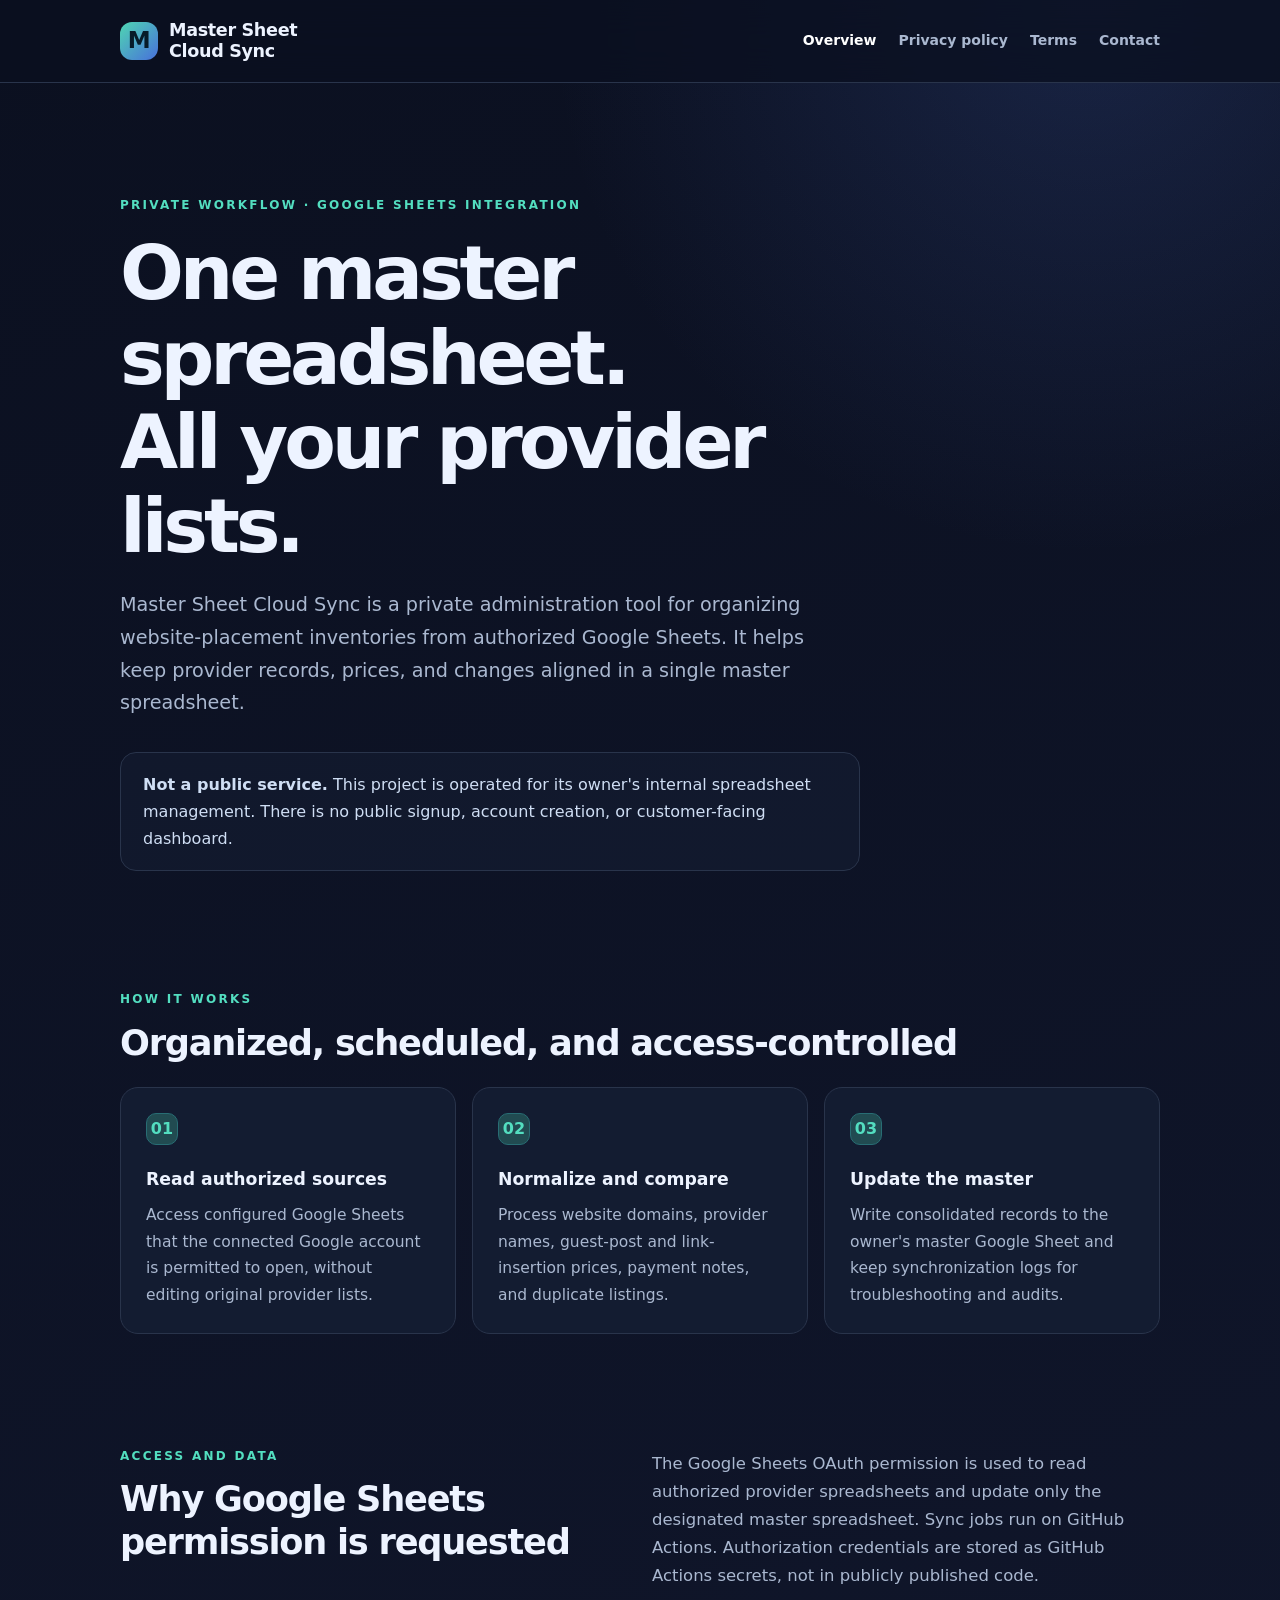
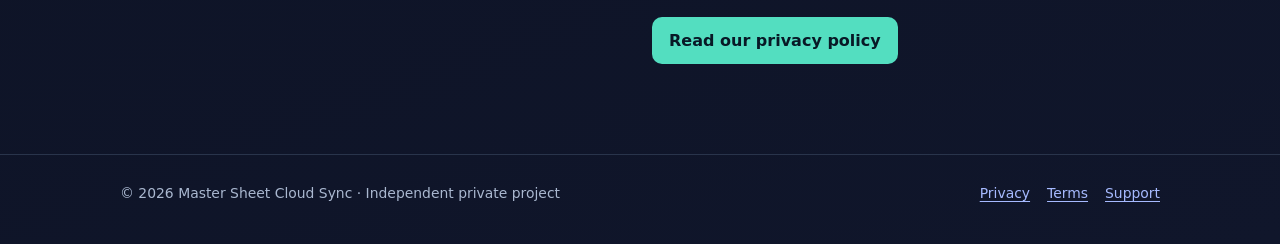
<file: index.html>
<!doctype html>
<html lang="en"><head>
<meta charset="utf-8"><meta name="viewport" content="width=device-width,initial-scale=1">
<title>Master Sheet Cloud Sync — Private spreadsheet synchronization</title>
<meta name="description" content="Master Sheet Cloud Sync consolidates authorized Google Sheets provider inventories into a private master spreadsheet with price comparison and scheduled updates.">
<link rel="stylesheet" href="styles.css"></head>
<body>
<header class="header"><div class="wrap nav"><a class="brand" href="./"><span class="mark" aria-hidden="true">M</span><span>Master Sheet<br>Cloud Sync</span></a><nav class="menu" aria-label="Main navigation"><a href="./" aria-current="page">Overview</a><a href="privacy.html">Privacy policy</a><a href="terms.html">Terms</a><a href="mailto:content.creator009@gmail.com">Contact</a></nav></div></header>
<main><div class="wrap"><section class="hero"><p class="eyebrow">Private workflow · Google Sheets integration</p><h1>One master spreadsheet.<br>All your provider lists.</h1><p class="lede">Master Sheet Cloud Sync is a private administration tool for organizing website-placement inventories from authorized Google Sheets. It helps keep provider records, prices, and changes aligned in a single master spreadsheet.</p><div class="hero-note"><strong>Not a public service.</strong> This project is operated for its owner's internal spreadsheet management. There is no public signup, account creation, or customer-facing dashboard.</div></section><section class="section"><p class="eyebrow">How it works</p><h2>Organized, scheduled, and access-controlled</h2><div class="cards"><article class="card"><div class="dot">01</div><strong>Read authorized sources</strong><p>Access configured Google Sheets that the connected Google account is permitted to open, without editing original provider lists.</p></article><article class="card"><div class="dot">02</div><strong>Normalize and compare</strong><p>Process website domains, provider names, guest-post and link-insertion prices, payment notes, and duplicate listings.</p></article><article class="card"><div class="dot">03</div><strong>Update the master</strong><p>Write consolidated records to the owner's master Google Sheet and keep synchronization logs for troubleshooting and audits.</p></article></div></section><section class="section"><div class="split"><div><p class="eyebrow">Access and data</p><h2>Why Google Sheets permission is requested</h2></div><div><p class="lede" style="font-size:1.03rem">The Google Sheets OAuth permission is used to read authorized provider spreadsheets and update only the designated master spreadsheet. Sync jobs run on GitHub Actions. Authorization credentials are stored as GitHub Actions secrets, not in publicly published code.</p><p><a href="privacy.html" class="btn">Read our privacy policy</a></p></div></div></section></div></main>
<footer class="footer"><div class="wrap foot-in"><span>© 2026 Master Sheet Cloud Sync · Independent private project</span><div class="foot-links"><a href="privacy.html">Privacy</a><a href="terms.html">Terms</a><a href="mailto:content.creator009@gmail.com">Support</a></div></div></footer>
</body></html>
</file>
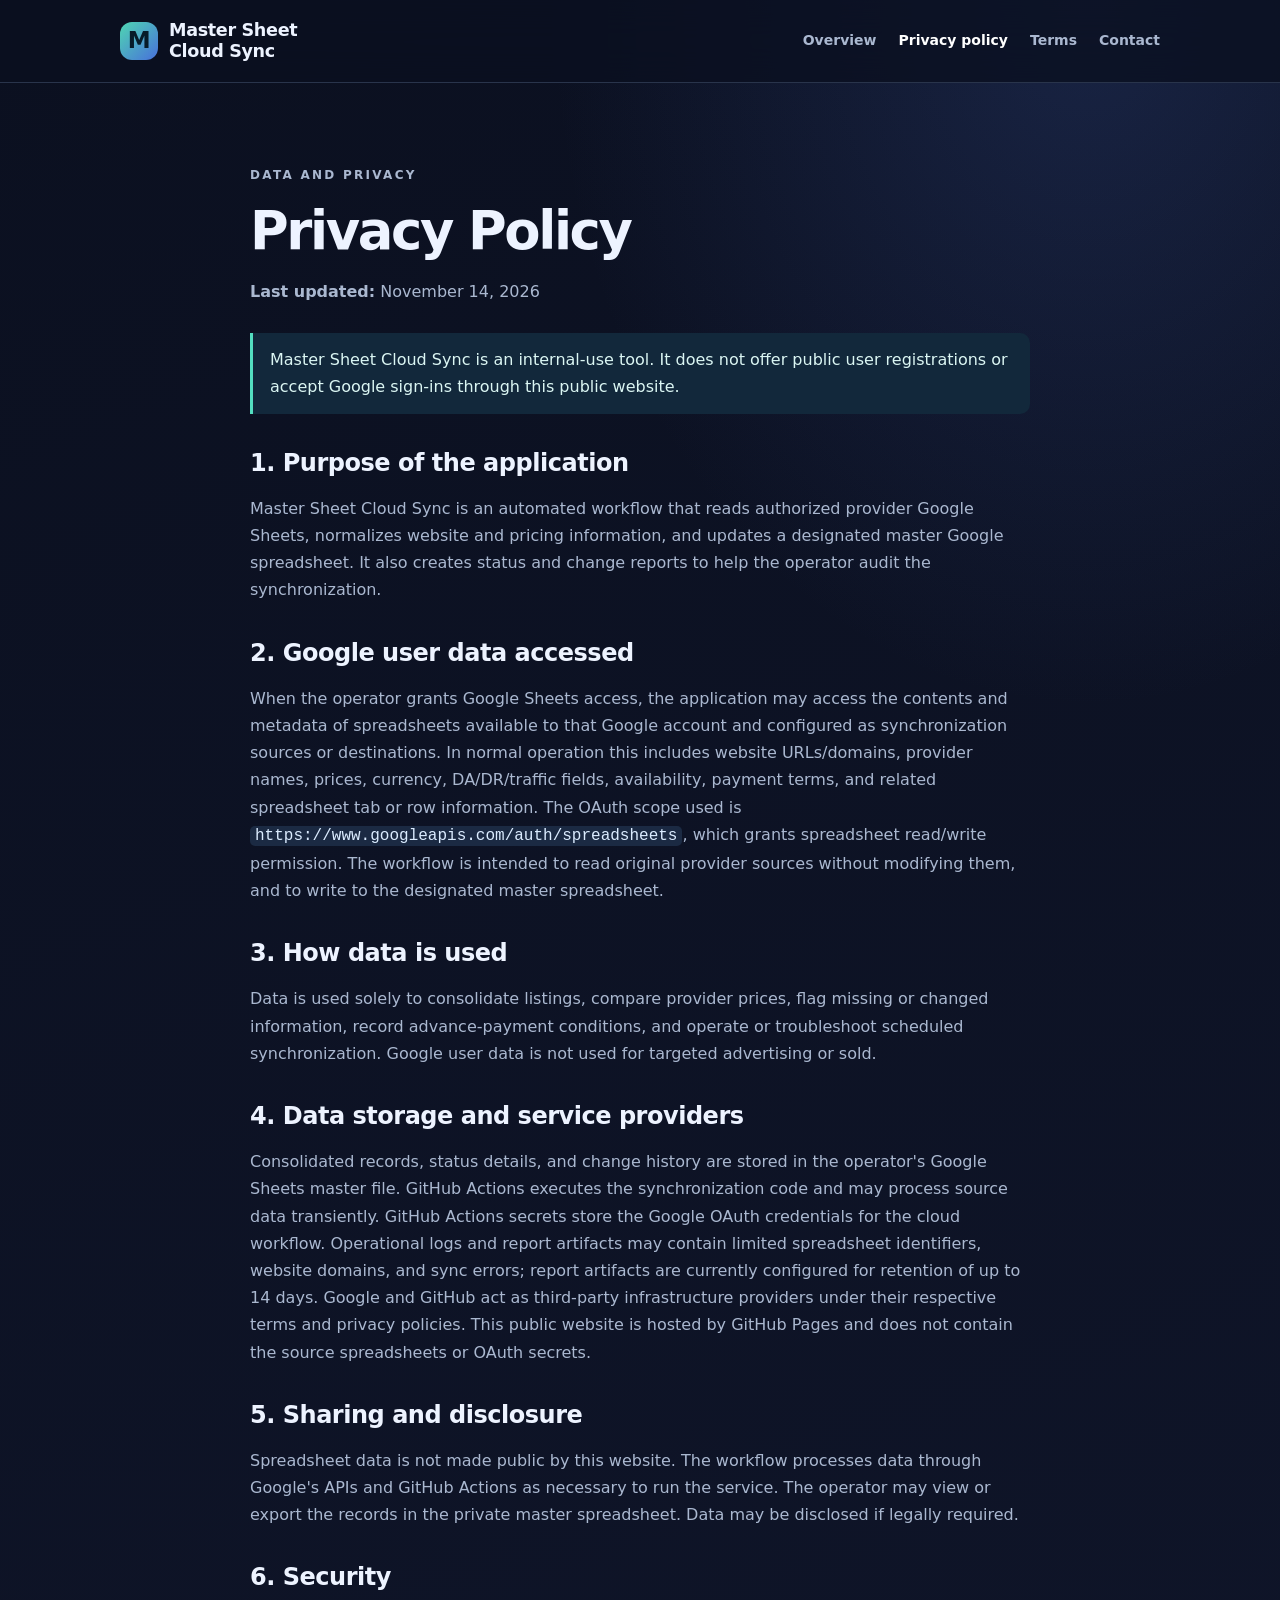
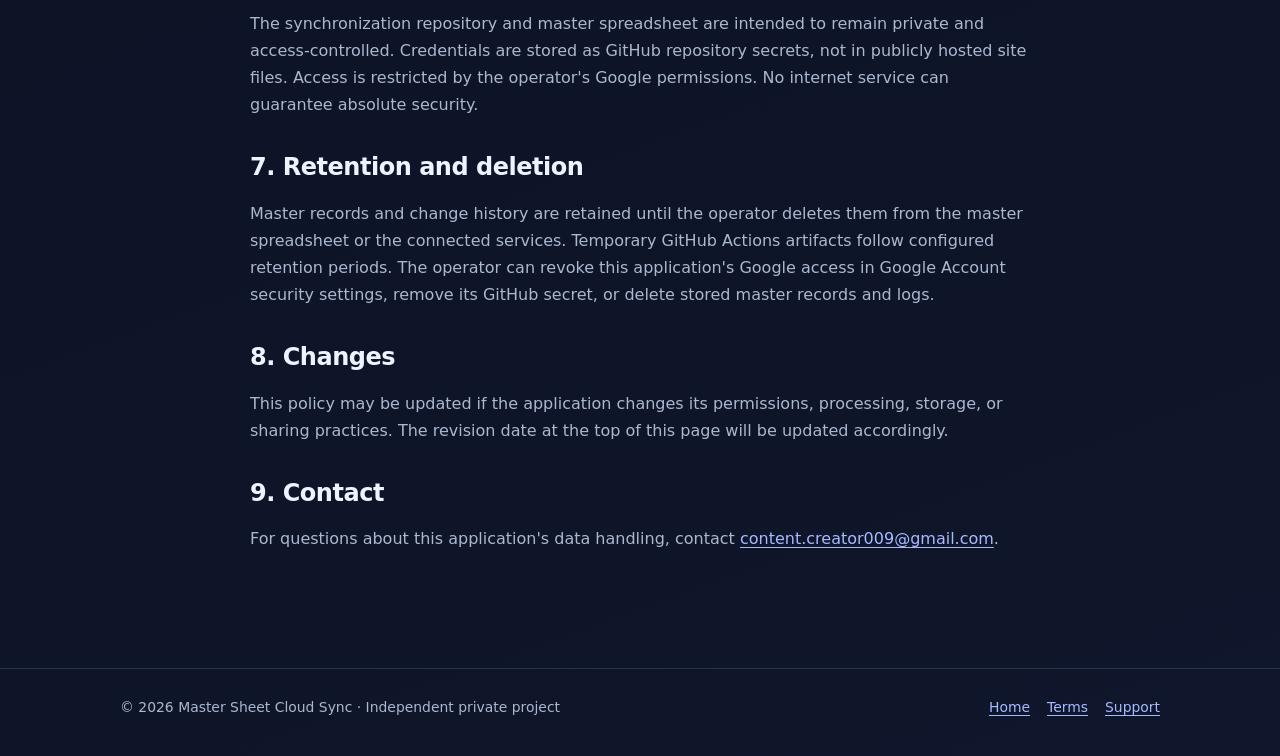
<file: privacy.html>
<!doctype html>
<html lang="en"><head><meta charset="utf-8"><meta name="viewport" content="width=device-width,initial-scale=1"><title>Privacy Policy — Master Sheet Cloud Sync</title><meta name="description" content="How Master Sheet Cloud Sync accesses, uses, stores, and protects Google Sheets data."><link rel="stylesheet" href="styles.css"></head><body>
<header class="header"><div class="wrap nav"><a class="brand" href="./"><span class="mark" aria-hidden="true">M</span><span>Master Sheet<br>Cloud Sync</span></a><nav class="menu" aria-label="Main navigation"><a href="./">Overview</a><a href="privacy.html" aria-current="page">Privacy policy</a><a href="terms.html">Terms</a><a href="mailto:content.creator009@gmail.com">Contact</a></nav></div></header>
<main><article class="wrap prose"><p class="eyebrow">Data and privacy</p><h1>Privacy Policy</h1><p><strong>Last updated:</strong> November 14, 2026</p><div class="notice">Master Sheet Cloud Sync is an internal-use tool. It does not offer public user registrations or accept Google sign-ins through this public website.</div>
<h2>1. Purpose of the application</h2><p>Master Sheet Cloud Sync is an automated workflow that reads authorized provider Google Sheets, normalizes website and pricing information, and updates a designated master Google spreadsheet. It also creates status and change reports to help the operator audit the synchronization.</p>
<h2>2. Google user data accessed</h2><p>When the operator grants Google Sheets access, the application may access the contents and metadata of spreadsheets available to that Google account and configured as synchronization sources or destinations. In normal operation this includes website URLs/domains, provider names, prices, currency, DA/DR/traffic fields, availability, payment terms, and related spreadsheet tab or row information. The OAuth scope used is <code>https://www.googleapis.com/auth/spreadsheets</code>, which grants spreadsheet read/write permission. The workflow is intended to read original provider sources without modifying them, and to write to the designated master spreadsheet.</p>
<h2>3. How data is used</h2><p>Data is used solely to consolidate listings, compare provider prices, flag missing or changed information, record advance-payment conditions, and operate or troubleshoot scheduled synchronization. Google user data is not used for targeted advertising or sold.</p>
<h2>4. Data storage and service providers</h2><p>Consolidated records, status details, and change history are stored in the operator's Google Sheets master file. GitHub Actions executes the synchronization code and may process source data transiently. GitHub Actions secrets store the Google OAuth credentials for the cloud workflow. Operational logs and report artifacts may contain limited spreadsheet identifiers, website domains, and sync errors; report artifacts are currently configured for retention of up to 14 days. Google and GitHub act as third-party infrastructure providers under their respective terms and privacy policies. This public website is hosted by GitHub Pages and does not contain the source spreadsheets or OAuth secrets.</p>
<h2>5. Sharing and disclosure</h2><p>Spreadsheet data is not made public by this website. The workflow processes data through Google's APIs and GitHub Actions as necessary to run the service. The operator may view or export the records in the private master spreadsheet. Data may be disclosed if legally required.</p>
<h2>6. Security</h2><p>The synchronization repository and master spreadsheet are intended to remain private and access-controlled. Credentials are stored as GitHub repository secrets, not in publicly hosted site files. Access is restricted by the operator's Google permissions. No internet service can guarantee absolute security.</p>
<h2>7. Retention and deletion</h2><p>Master records and change history are retained until the operator deletes them from the master spreadsheet or the connected services. Temporary GitHub Actions artifacts follow configured retention periods. The operator can revoke this application's Google access in Google Account security settings, remove its GitHub secret, or delete stored master records and logs.</p>
<h2>8. Changes</h2><p>This policy may be updated if the application changes its permissions, processing, storage, or sharing practices. The revision date at the top of this page will be updated accordingly.</p>
<h2>9. Contact</h2><p>For questions about this application's data handling, contact <a href="mailto:content.creator009@gmail.com">content.creator009@gmail.com</a>.</p>
</article></main><footer class="footer"><div class="wrap foot-in"><span>© 2026 Master Sheet Cloud Sync · Independent private project</span><div class="foot-links"><a href="./">Home</a><a href="terms.html">Terms</a><a href="mailto:content.creator009@gmail.com">Support</a></div></div></footer>
</body></html>
</file>
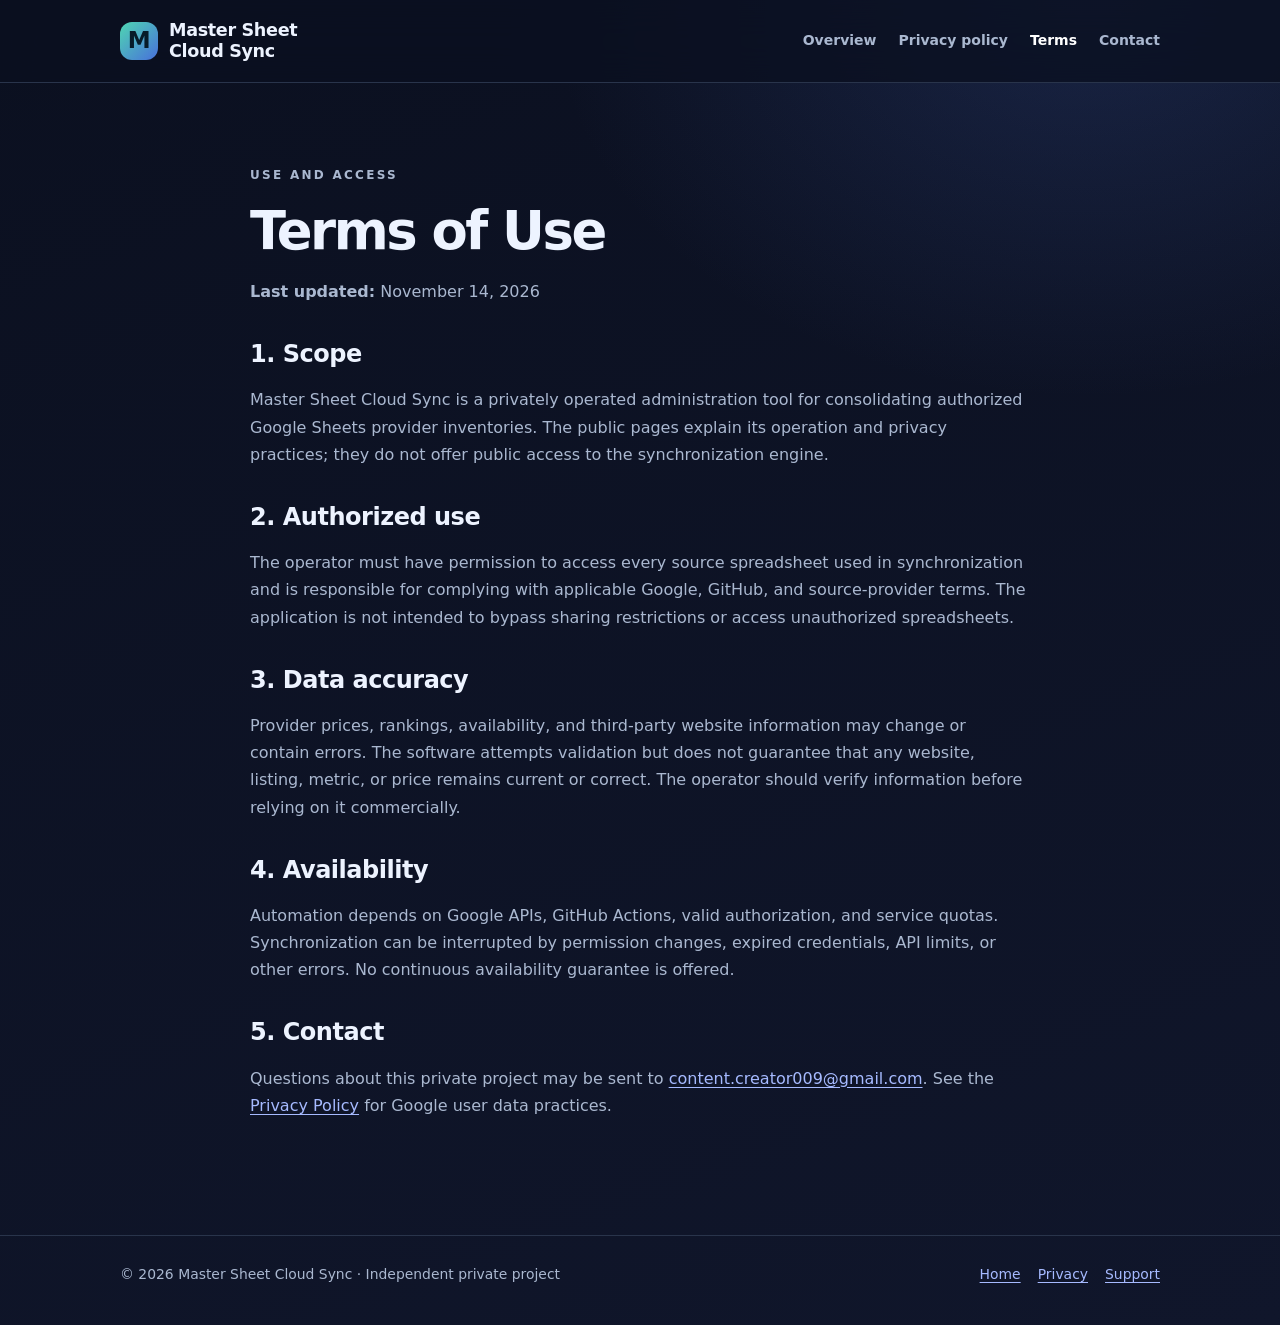
<file: terms.html>
<!doctype html><html lang="en"><head><meta charset="utf-8"><meta name="viewport" content="width=device-width,initial-scale=1"><title>Terms of Use — Master Sheet Cloud Sync</title><meta name="description" content="Terms of use for the private Master Sheet Cloud Sync administration tool."><link rel="stylesheet" href="styles.css"></head><body>
<header class="header"><div class="wrap nav"><a class="brand" href="./"><span class="mark" aria-hidden="true">M</span><span>Master Sheet<br>Cloud Sync</span></a><nav class="menu" aria-label="Main navigation"><a href="./">Overview</a><a href="privacy.html">Privacy policy</a><a href="terms.html" aria-current="page">Terms</a><a href="mailto:content.creator009@gmail.com">Contact</a></nav></div></header>
<main><article class="wrap prose"><p class="eyebrow">Use and access</p><h1>Terms of Use</h1><p><strong>Last updated:</strong> November 14, 2026</p>
<h2>1. Scope</h2><p>Master Sheet Cloud Sync is a privately operated administration tool for consolidating authorized Google Sheets provider inventories. The public pages explain its operation and privacy practices; they do not offer public access to the synchronization engine.</p>
<h2>2. Authorized use</h2><p>The operator must have permission to access every source spreadsheet used in synchronization and is responsible for complying with applicable Google, GitHub, and source-provider terms. The application is not intended to bypass sharing restrictions or access unauthorized spreadsheets.</p>
<h2>3. Data accuracy</h2><p>Provider prices, rankings, availability, and third-party website information may change or contain errors. The software attempts validation but does not guarantee that any website, listing, metric, or price remains current or correct. The operator should verify information before relying on it commercially.</p>
<h2>4. Availability</h2><p>Automation depends on Google APIs, GitHub Actions, valid authorization, and service quotas. Synchronization can be interrupted by permission changes, expired credentials, API limits, or other errors. No continuous availability guarantee is offered.</p>
<h2>5. Contact</h2><p>Questions about this private project may be sent to <a href="mailto:content.creator009@gmail.com">content.creator009@gmail.com</a>. See the <a href="privacy.html">Privacy Policy</a> for Google user data practices.</p>
</article></main><footer class="footer"><div class="wrap foot-in"><span>© 2026 Master Sheet Cloud Sync · Independent private project</span><div class="foot-links"><a href="./">Home</a><a href="privacy.html">Privacy</a><a href="mailto:content.creator009@gmail.com">Support</a></div></div></footer></body></html>
</file>
<file: styles.css>
:root{--bg:#0b1020;--panel:#141d32;--line:#29344b;--text:#edf3ff;--muted:#aab8d0;--accent:#53dec0;--accent2:#a6baff;--max:1040px}*{box-sizing:border-box}html{scroll-behavior:smooth}body{margin:0;background:radial-gradient(ellipse 70% 50% at 85% 0%,rgba(63,92,170,.25),transparent 60%),linear-gradient(160deg,#0b1020,#10162b);color:var(--text);font-family:Inter,ui-sans-serif,system-ui,-apple-system,Segoe UI,Roboto,Arial,sans-serif;font-size:16px;line-height:1.7;min-height:100vh}a{color:var(--accent2);text-underline-offset:3px}a:hover{color:#fff}.wrap{width:min(var(--max),calc(100% - 44px));margin:auto}.header{border-bottom:1px solid var(--line);background:#0b1020c9;backdrop-filter:blur(18px)}.nav{min-height:82px;display:flex;align-items:center;justify-content:space-between;gap:16px}.brand{display:flex;gap:11px;align-items:center;font-weight:750;letter-spacing:-.35px;color:var(--text);text-decoration:none;font-size:1.1rem;line-height:1.2}.brand:hover{color:var(--text)}.mark{width:38px;height:38px;border-radius:12px;background:linear-gradient(135deg,#4fd6b2,#4870db);display:grid;place-items:center;color:#071b29;font-weight:900;font-size:23px}.menu{display:flex;gap:22px}.menu a{color:var(--muted);font-size:14px;text-decoration:none;font-weight:550}.menu a[aria-current="page"],.menu a:hover{color:#fff}.hero{padding:100px 0 70px}.eyebrow{color:var(--accent);font-size:12px;letter-spacing:.19em;font-weight:780;text-transform:uppercase}.hero h1{font-size:clamp(2.5rem,6vw,4.7rem);line-height:1.12;letter-spacing:-.055em;max-width:840px;margin:16px 0 21px}.lede{font-size:1.2rem;color:var(--muted);max-width:700px}.hero-note{border:1px solid var(--line);background:rgba(20,29,50,.6);border-radius:16px;padding:18px 22px;color:#cfdef4;margin:32px 0 0;max-width:740px}.section{padding:36px 0 64px}.section h2{font-size:clamp(1.6rem,3vw,2.2rem);letter-spacing:-.035em;line-height:1.2;margin:10px 0 23px}.cards{display:grid;grid-template-columns:repeat(3,1fr);gap:16px}.card{background:rgba(20,29,50,.9);border:1px solid var(--line);border-radius:18px;padding:25px}.card strong{display:block;font-size:1.08rem;margin-bottom:8px}.card p{margin:0;color:var(--muted);font-size:.97rem}.dot{width:32px;height:32px;background:#214b51;border:1px solid #286d74;border-radius:10px;display:grid;place-items:center;color:var(--accent);margin-bottom:20px;font-weight:700}.split{display:grid;grid-template-columns:1fr 1fr;gap:24px}.prose{max-width:780px;padding:70px 0 100px}.prose h1{font-size:clamp(2.2rem,5vw,3.3rem);letter-spacing:-.045em;line-height:1.15;margin:16px 0}.prose h2{font-size:1.5rem;line-height:1.3;letter-spacing:-.02em;margin:34px 0 8px}.prose h3{font-size:1.07rem;margin:22px 0 8px}.prose p,.prose li{color:var(--muted)}.prose ul{padding-left:24px}.prose code{background:#1b2a43;border-radius:5px;padding:1px 5px;color:#dbecff}.notice{border-left:3px solid var(--accent);padding:13px 17px;background:#12283b;border-radius:0 10px 10px 0;color:#dbf6f3;margin:28px 0}.footer{border-top:1px solid var(--line);padding:27px 0 38px;color:var(--muted);font-size:.87rem}.foot-in{display:flex;align-items:center;justify-content:space-between;gap:14px;flex-wrap:wrap}.foot-links{display:flex;gap:17px}.btn{display:inline-block;background:var(--accent);color:#081926;text-decoration:none;font-weight:800;border-radius:10px;padding:10px 17px;margin:10px 0}.btn:hover{color:#081926;background:#80f3d7}@media(max-width:740px){.nav{padding:14px 0;align-items:flex-start;flex-direction:column}.menu{flex-wrap:wrap;gap:13px}.hero{padding:64px 0 38px}.cards,.split{grid-template-columns:1fr}.card{padding:20px}.prose{padding:50px 0 75px}}
</file>
